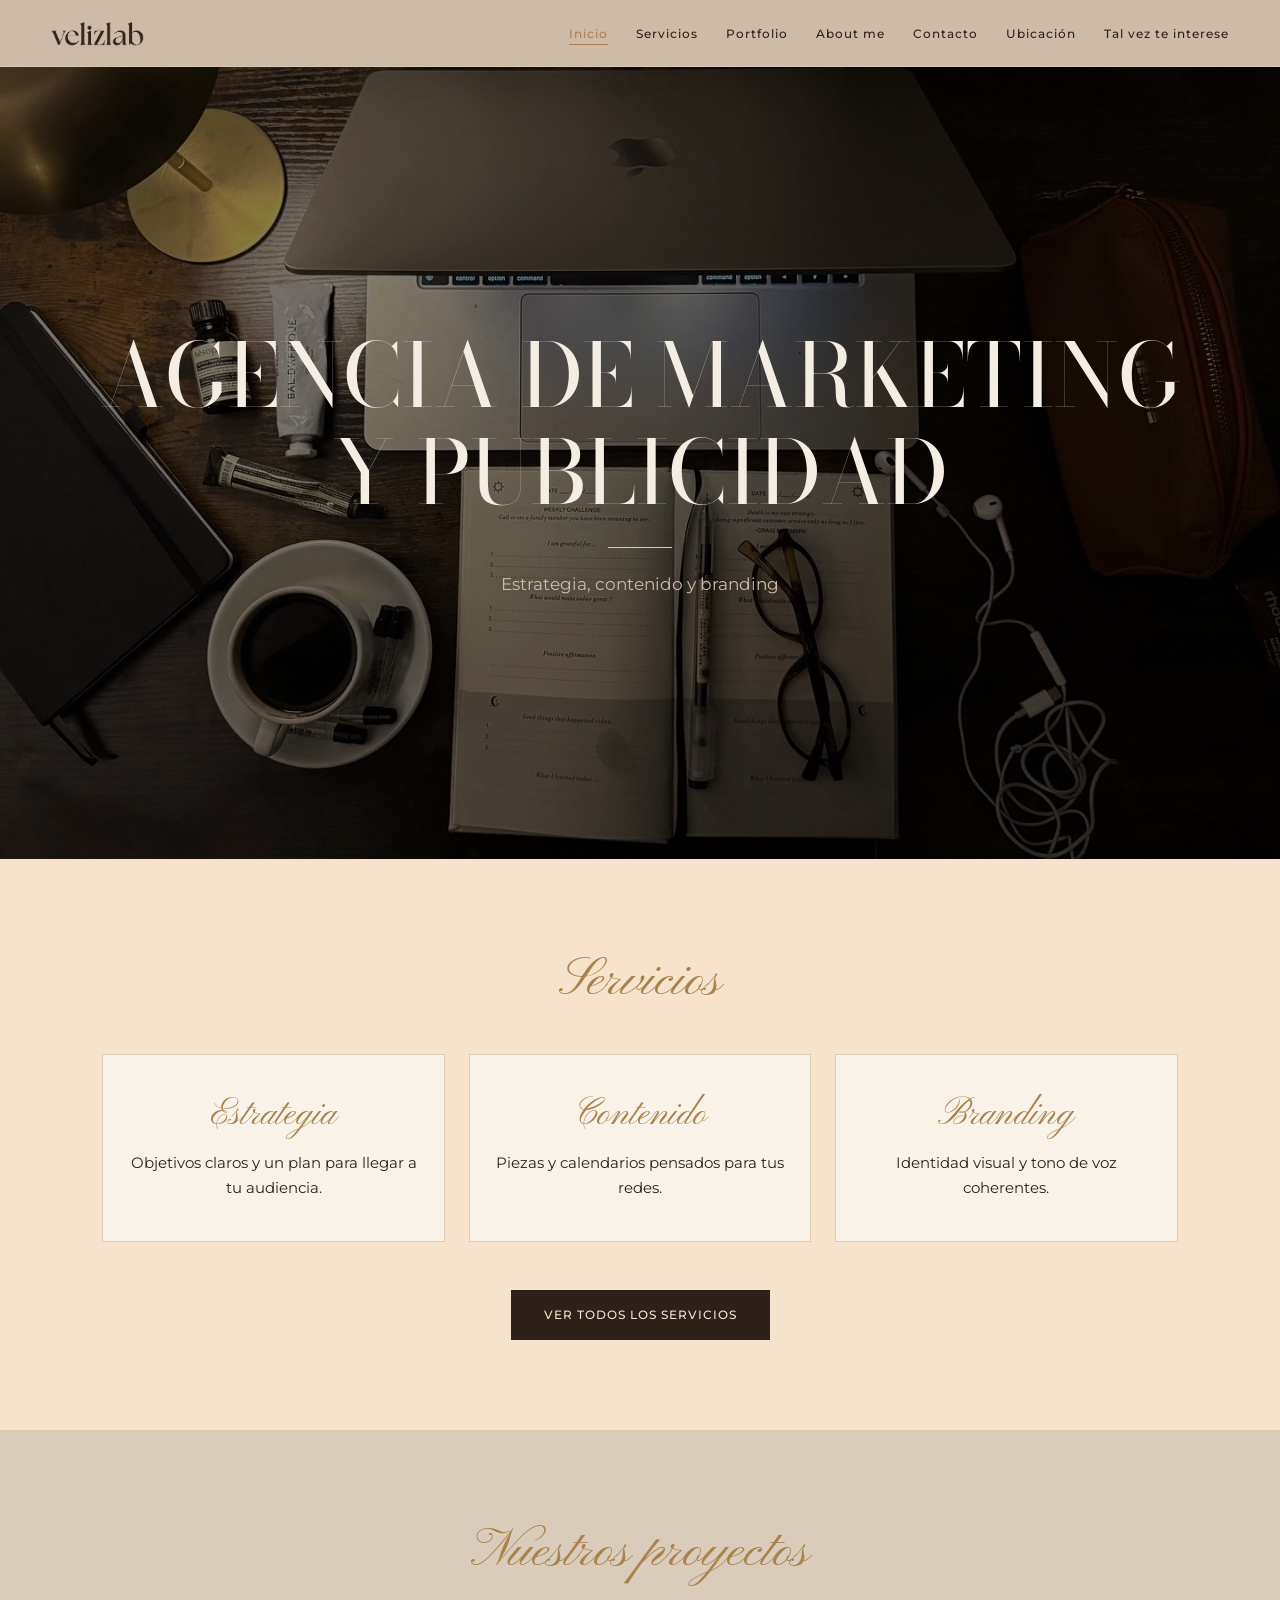
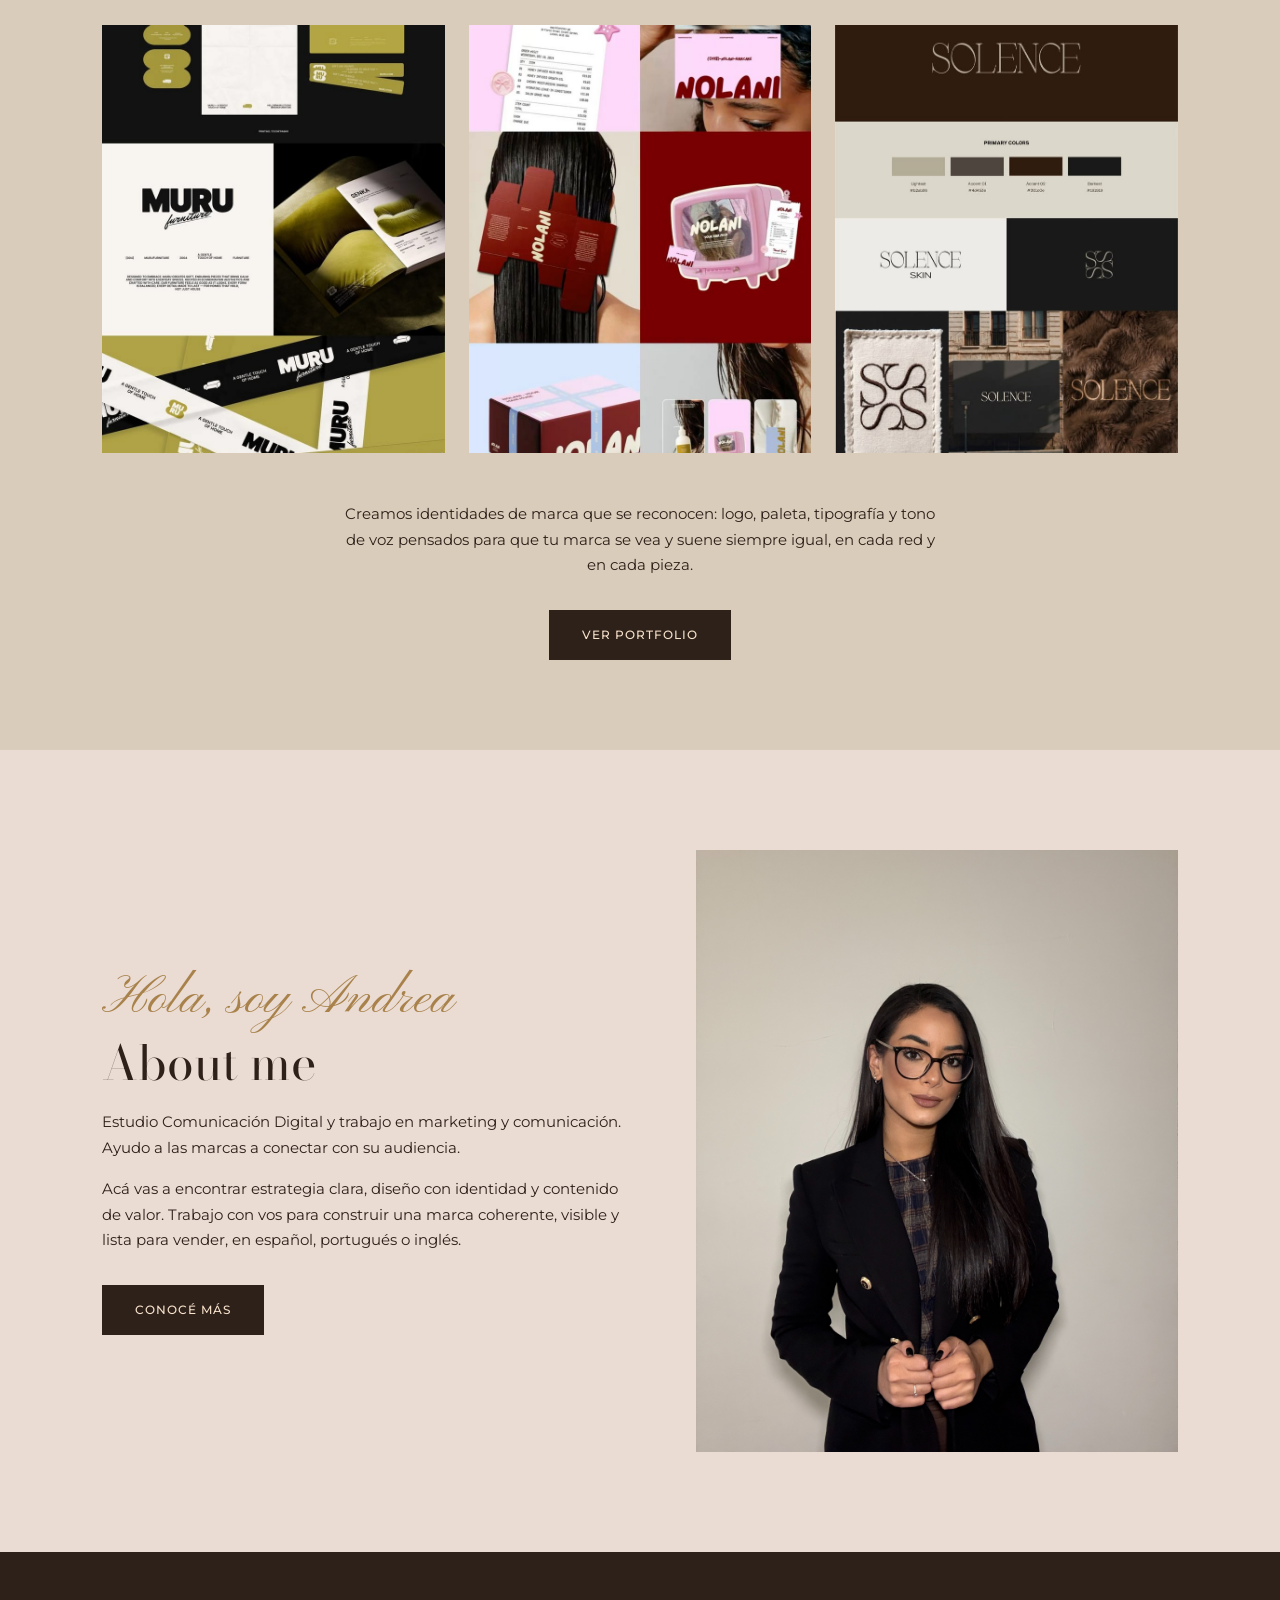
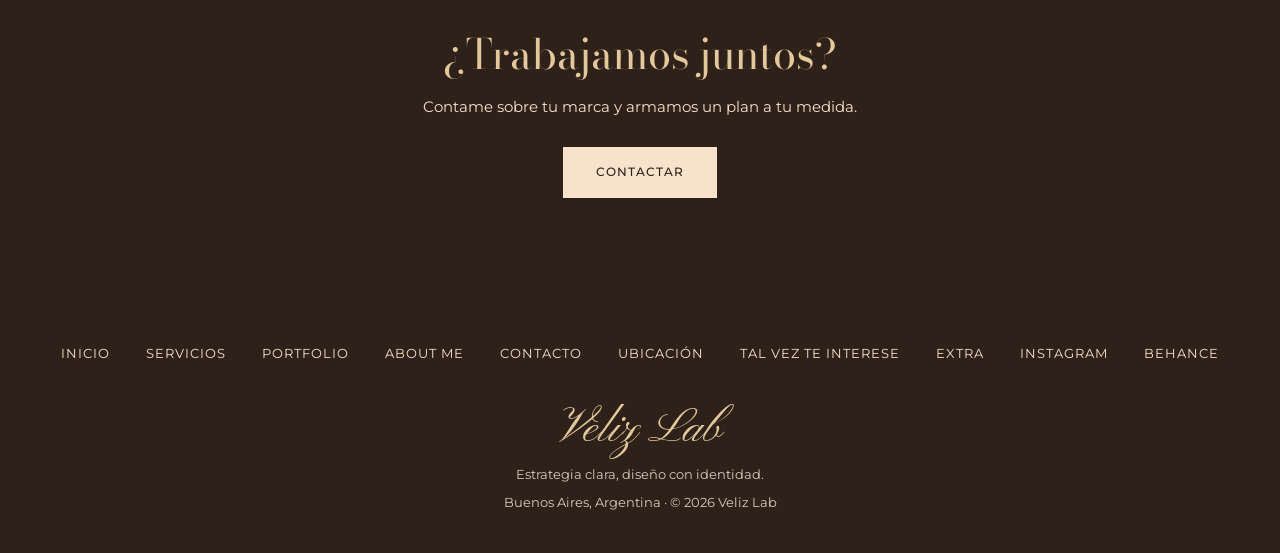
<file: index.html>
<!DOCTYPE html>
<html lang="es">
<head>
    <meta charset="UTF-8">
    <meta name="viewport" content="width=device-width, initial-scale=1.0">
    <title>Agencia de marketing y publicidad | Veliz Lab</title>
    <link href="https://fonts.googleapis.com/css2?family=Bodoni+Moda:wght@400&family=Montserrat:wght@400;500;600&family=Pinyon+Script&display=swap" rel="stylesheet">
    <link rel="stylesheet" href="./css/stylesheet.css">
    <link rel="icon" type="image/png" href="./img/favicon.png">
</head>
<body>

    <header>
        <a class="logo" href="index.html"><img src="./img/logo.png" alt="Veliz Lab"></a>
        <nav>
            <ul>
                <li><a href="index.html" aria-current="page">Inicio</a></li>
                <li><a href="servicios.html">Servicios</a></li>
                <li><a href="portfolio.html">Portfolio</a></li>
                <li><a href="about.html">About me</a></li>
                <li><a href="contacto.html">Contacto</a></li>
                <li><a href="ubicacion.html">Ubicación</a></li>
                <li><a href="interese.html">Tal vez te interese</a></li>
            </ul>
        </nav>
    </header>

    <main>
        <div class="portada" id="inicio">
            <img src="./img/portada.jpg" alt="Portada Veliz Lab">
            <div>
                <h1>Agencia de marketing<br>y publicidad</h1>
                <p>Estrategia, contenido y branding</p>
            </div>
        </div>

        <section class="servicios">
            <h2 class="script">Servicios</h2>
            <div class="grilla">
                <article><h3>Estrategia</h3><p>Objetivos claros y un plan para llegar a tu audiencia.</p></article>
                <article><h3>Contenido</h3><p>Piezas y calendarios pensados para tus redes.</p></article>
                <article><h3>Branding</h3><p>Identidad visual y tono de voz coherentes.</p></article>
            </div>
            <a class="btn" href="servicios.html">Ver todos los servicios</a>
        </section>

        <section class="portfolio">
            <h2 class="script">Nuestros proyectos</h2>
            <div class="grilla">
                <article><img src="./img/proyecto 1.jpeg" alt="Proyecto 1"></article>
                <article><img src="./img/proyecto 2.jpeg" alt="Proyecto 2"></article>
                <article><img src="./img/proyecto 3.jpeg" alt="Proyecto 3"></article>
            </div>
            <p>Creamos identidades de marca que se reconocen: logo, paleta, tipografía y tono de voz pensados para que tu marca se vea y suene siempre igual, en cada red y en cada pieza.</p>
            <a class="btn" href="portfolio.html">Ver portfolio</a>
        </section>

        <section class="about">
            <div>
                <span class="script">Hola, soy Andrea</span>
                <h2>About me</h2>
                <p>Estudio Comunicación Digital y trabajo en marketing y comunicación. Ayudo a las marcas a conectar con su audiencia.</p>
                <p>Acá vas a encontrar estrategia clara, diseño con identidad y contenido de valor. Trabajo con vos para construir una marca coherente, visible y lista para vender, en español, portugués o inglés.</p>
                <a class="btn" href="about.html">Conocé más</a>
            </div>
            <img src="./img/about.jpg" alt="Andrea Veliz">
        </section>
        <section class="cta">
            <h2>¿Trabajamos juntos?</h2>
            <p>Contame sobre tu marca y armamos un plan a tu medida.</p>
            <a class="btn" href="contacto.html">Contactar</a>
        </section>

    </main>

    <footer>
        <ul>
            <li><a href="index.html">Inicio</a></li>
            <li><a href="servicios.html">Servicios</a></li>
            <li><a href="portfolio.html">Portfolio</a></li>
            <li><a href="about.html">About me</a></li>
            <li><a href="contacto.html">Contacto</a></li>
            <li><a href="ubicacion.html">Ubicación</a></li>
            <li><a href="interese.html">Tal vez te interese</a></li>
            <li><a href="extra.html">Extra</a></li>
            <li><a href="https://www.instagram.com/" target="_blank" rel="noopener">Instagram</a></li>
            <li><a href="https://www.behance.net/" target="_blank" rel="noopener">Behance</a></li>
        </ul>
        <div class="footer-marca">
            <span class="footer-logo">Veliz Lab</span>
            <p>Estrategia clara, diseño con identidad.</p>
            <p>Buenos Aires, Argentina · © 2026 Veliz Lab</p>
        </div>
    </footer>

</body>
</html>
</file>
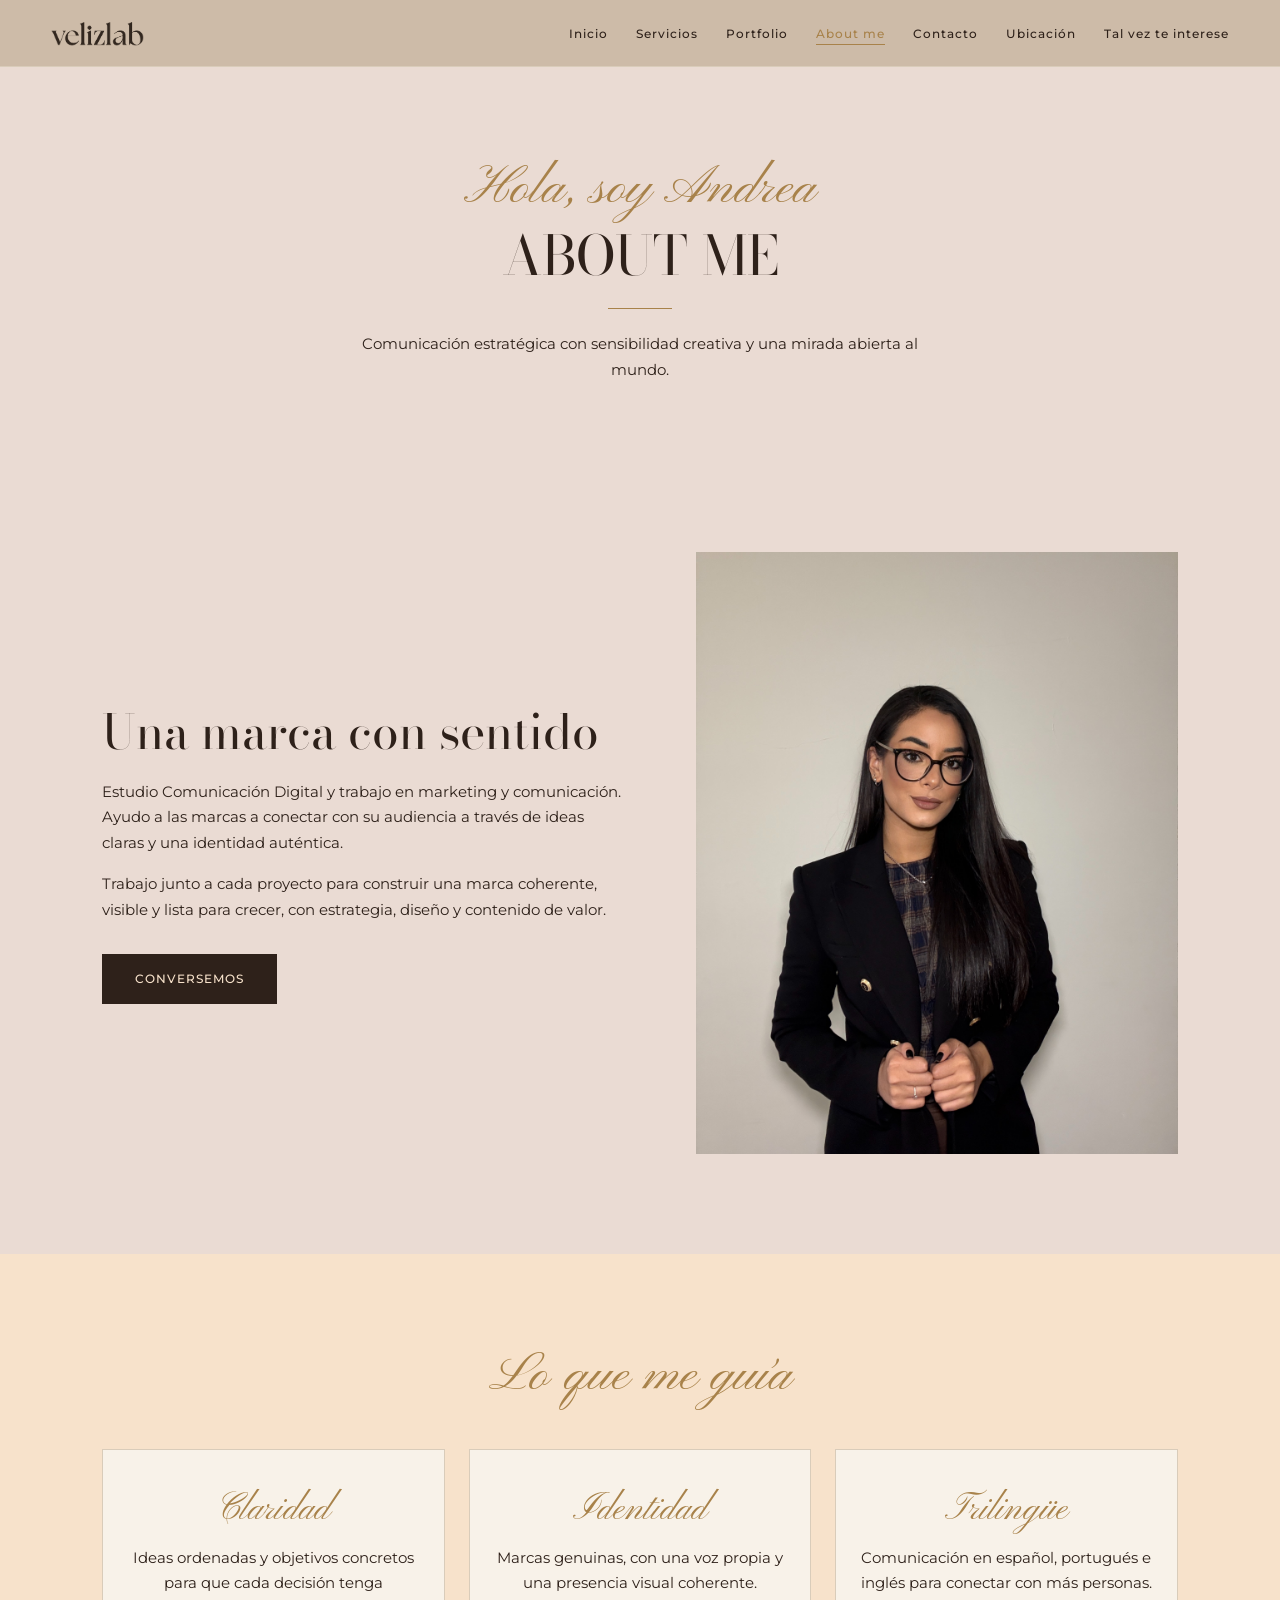
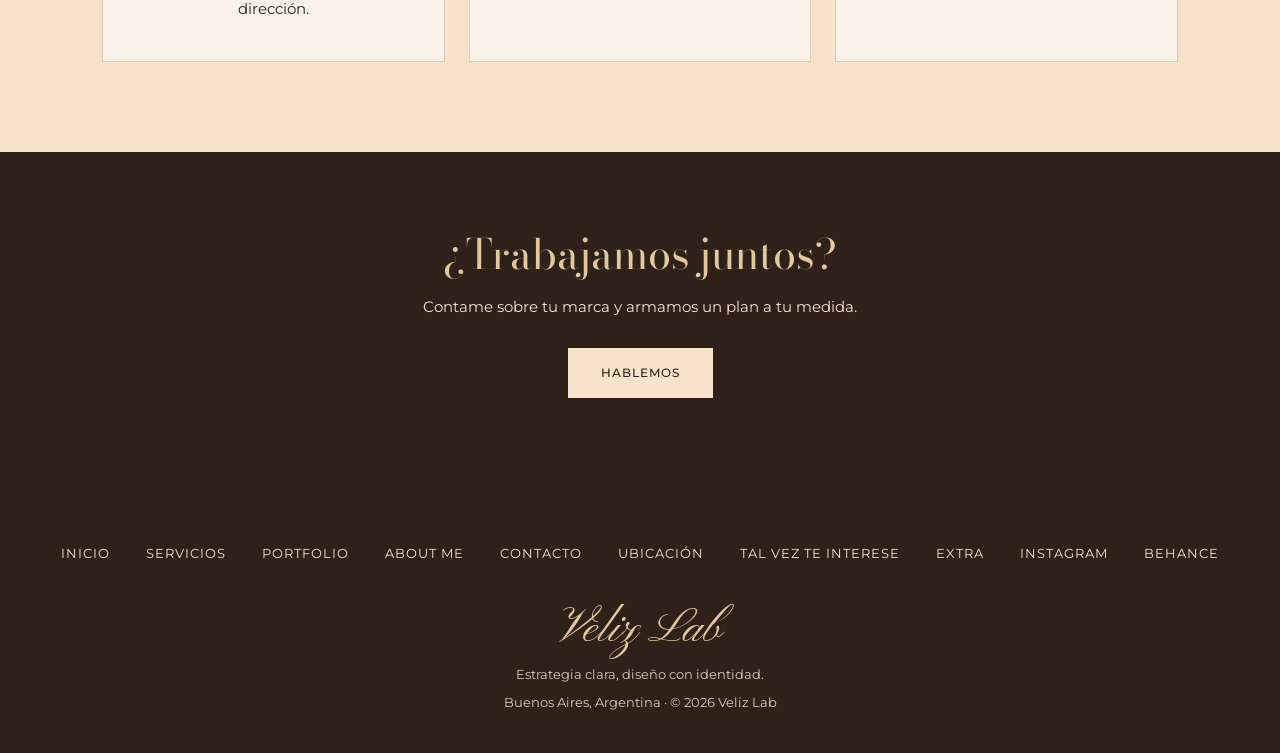
<file: about.html>
<!DOCTYPE html>
<html lang="es">
<head>
    <meta charset="UTF-8">
    <meta name="viewport" content="width=device-width, initial-scale=1.0">
    <title>About me | Veliz Lab</title>
    <link href="https://fonts.googleapis.com/css2?family=Bodoni+Moda:wght@400&family=Montserrat:wght@400;500;600&family=Pinyon+Script&display=swap" rel="stylesheet">
    <link rel="stylesheet" href="./css/stylesheet.css">
    <link rel="icon" type="image/png" href="./img/favicon.png">
</head>
<body>
    <header>
        <a class="logo" href="index.html"><img src="./img/logo.png" alt="Veliz Lab"></a>
        <nav aria-label="Navegación principal">
            <ul>
                <li><a href="index.html">Inicio</a></li>
                <li><a href="servicios.html">Servicios</a></li>
                <li><a href="portfolio.html">Portfolio</a></li>
                <li><a href="about.html" aria-current="page">About me</a></li>
                <li><a href="contacto.html">Contacto</a></li>
                <li><a href="ubicacion.html">Ubicación</a></li>
                <li><a href="interese.html">Tal vez te interese</a></li>
            </ul>
        </nav>
    </header>
    <main>
        <section class="page-hero">
            <span class="script">Hola, soy Andrea</span>
            <h1>About me</h1>
            <p>Comunicación estratégica con sensibilidad creativa y una mirada abierta al mundo.</p>
        </section>
        <section class="about">
            <div><h2>Una marca con sentido</h2><p>Estudio Comunicación Digital y trabajo en marketing y comunicación. Ayudo a las marcas a conectar con su audiencia a través de ideas claras y una identidad auténtica.</p><p>Trabajo junto a cada proyecto para construir una marca coherente, visible y lista para crecer, con estrategia, diseño y contenido de valor.</p><a class="btn" href="contacto.html">Conversemos</a></div>
            <img src="./img/about.jpg" alt="Andrea Veliz">
        </section>
        <section class="servicios">
            <h2 class="script">Lo que me guía</h2>
            <div class="grilla">
                <article><h3>Claridad</h3><p>Ideas ordenadas y objetivos concretos para que cada decisión tenga dirección.</p></article>
                <article><h3>Identidad</h3><p>Marcas genuinas, con una voz propia y una presencia visual coherente.</p></article>
                <article><h3>Trilingüe</h3><p>Comunicación en español, portugués e inglés para conectar con más personas.</p></article>
            </div>
        </section>
        <section class="cta"><h2>¿Trabajamos juntos?</h2><p>Contame sobre tu marca y armamos un plan a tu medida.</p><a class="btn" href="contacto.html">Hablemos</a></section>
    </main>
    <footer>
        <ul>
            <li><a href="index.html">Inicio</a></li>
            <li><a href="servicios.html">Servicios</a></li>
            <li><a href="portfolio.html">Portfolio</a></li>
            <li><a href="about.html">About me</a></li>
            <li><a href="contacto.html">Contacto</a></li>
            <li><a href="ubicacion.html">Ubicación</a></li>
            <li><a href="interese.html">Tal vez te interese</a></li>
            <li><a href="extra.html">Extra</a></li>
            <li><a href="https://www.instagram.com/" target="_blank" rel="noopener">Instagram</a></li>
            <li><a href="https://www.behance.net/" target="_blank" rel="noopener">Behance</a></li>
        </ul>
        <div class="footer-marca">
            <span class="footer-logo">Veliz Lab</span>
            <p>Estrategia clara, diseño con identidad.</p>
            <p>Buenos Aires, Argentina · © 2026 Veliz Lab</p>
        </div>
    </footer>
</body>
</html>
</file>
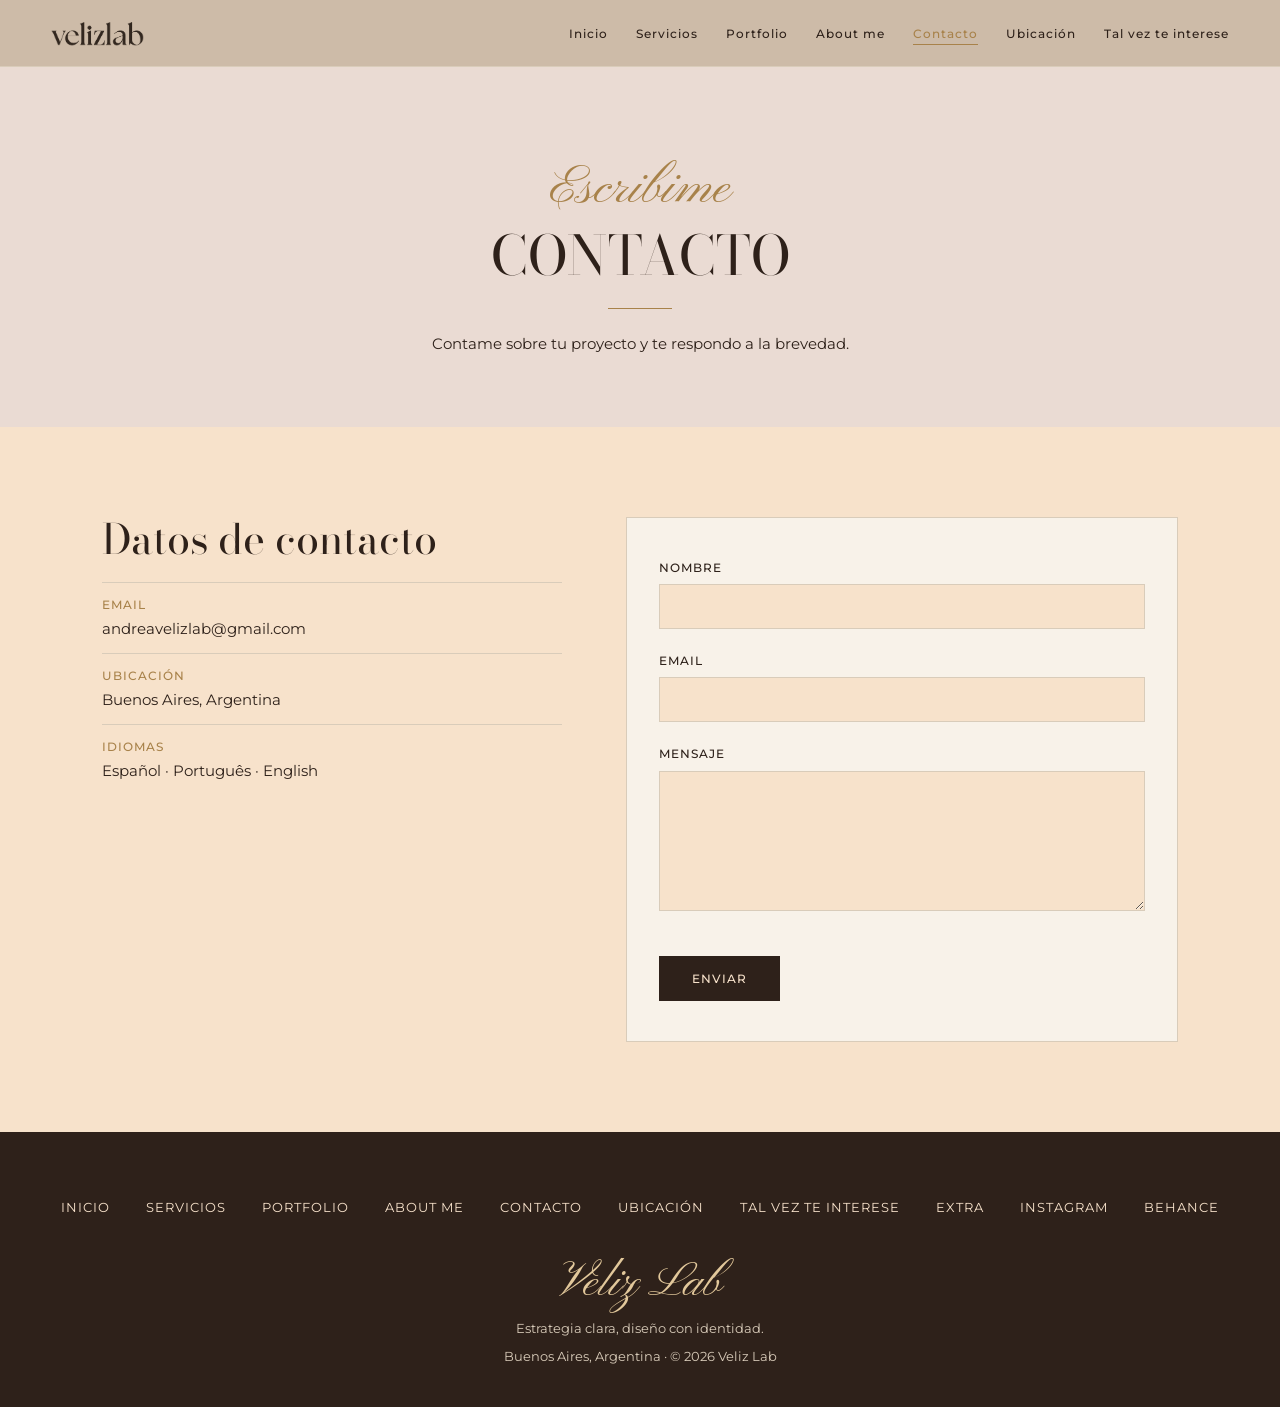
<file: contacto.html>
<!DOCTYPE html>
<html lang="es">
<head>
    <meta charset="UTF-8">
    <meta name="viewport" content="width=device-width, initial-scale=1.0">
    <title>Contacto | Veliz Lab</title>
    <link href="https://fonts.googleapis.com/css2?family=Bodoni+Moda:wght@400&family=Montserrat:wght@400;500;600&family=Pinyon+Script&display=swap" rel="stylesheet">
    <link rel="stylesheet" href="./css/stylesheet.css">
    <link rel="icon" type="image/png" href="./img/favicon.png">
</head>
<body>
    <header>
        <a class="logo" href="index.html"><img src="./img/logo.png" alt="Veliz Lab"></a>
        <nav aria-label="Navegación principal">
            <ul>
                <li><a href="index.html">Inicio</a></li>
                <li><a href="servicios.html">Servicios</a></li>
                <li><a href="portfolio.html">Portfolio</a></li>
                <li><a href="about.html">About me</a></li>
                <li><a href="contacto.html" aria-current="page">Contacto</a></li>
                <li><a href="ubicacion.html">Ubicación</a></li>
                <li><a href="interese.html">Tal vez te interese</a></li>
            </ul>
        </nav>
    </header>
    <main>
        <section class="page-hero">
            <span class="script">Escribime</span>
            <h1>Contacto</h1>
            <p>Contame sobre tu proyecto y te respondo a la brevedad.</p>
        </section>
        <section class="contacto">
            <div><h2>Datos de contacto</h2><ul class="datos"><li><strong>Email</strong><a href="mailto:andreavelizlab@gmail.com">andreavelizlab@gmail.com</a></li><li><strong>Ubicación</strong>Buenos Aires, Argentina</li><li><strong>Idiomas</strong>Español · Português · English</li></ul></div>
            <form action="mailto:andreavelizlab@gmail.com" method="post" enctype="text/plain"><label for="nombre">Nombre</label><input type="text" id="nombre" name="nombre" autocomplete="name" required><label for="email">Email</label><input type="email" id="email" name="email" autocomplete="email" required><label for="mensaje">Mensaje</label><textarea id="mensaje" name="mensaje" required></textarea><button class="btn" type="submit">Enviar</button></form>
        </section>
    </main>
    <footer>
        <ul>
            <li><a href="index.html">Inicio</a></li>
            <li><a href="servicios.html">Servicios</a></li>
            <li><a href="portfolio.html">Portfolio</a></li>
            <li><a href="about.html">About me</a></li>
            <li><a href="contacto.html">Contacto</a></li>
            <li><a href="ubicacion.html">Ubicación</a></li>
            <li><a href="interese.html">Tal vez te interese</a></li>
            <li><a href="extra.html">Extra</a></li>
            <li><a href="https://www.instagram.com/" target="_blank" rel="noopener">Instagram</a></li>
            <li><a href="https://www.behance.net/" target="_blank" rel="noopener">Behance</a></li>
        </ul>
        <div class="footer-marca">
            <span class="footer-logo">Veliz Lab</span>
            <p>Estrategia clara, diseño con identidad.</p>
            <p>Buenos Aires, Argentina · © 2026 Veliz Lab</p>
        </div>
    </footer>
</body>
</html>
</file>
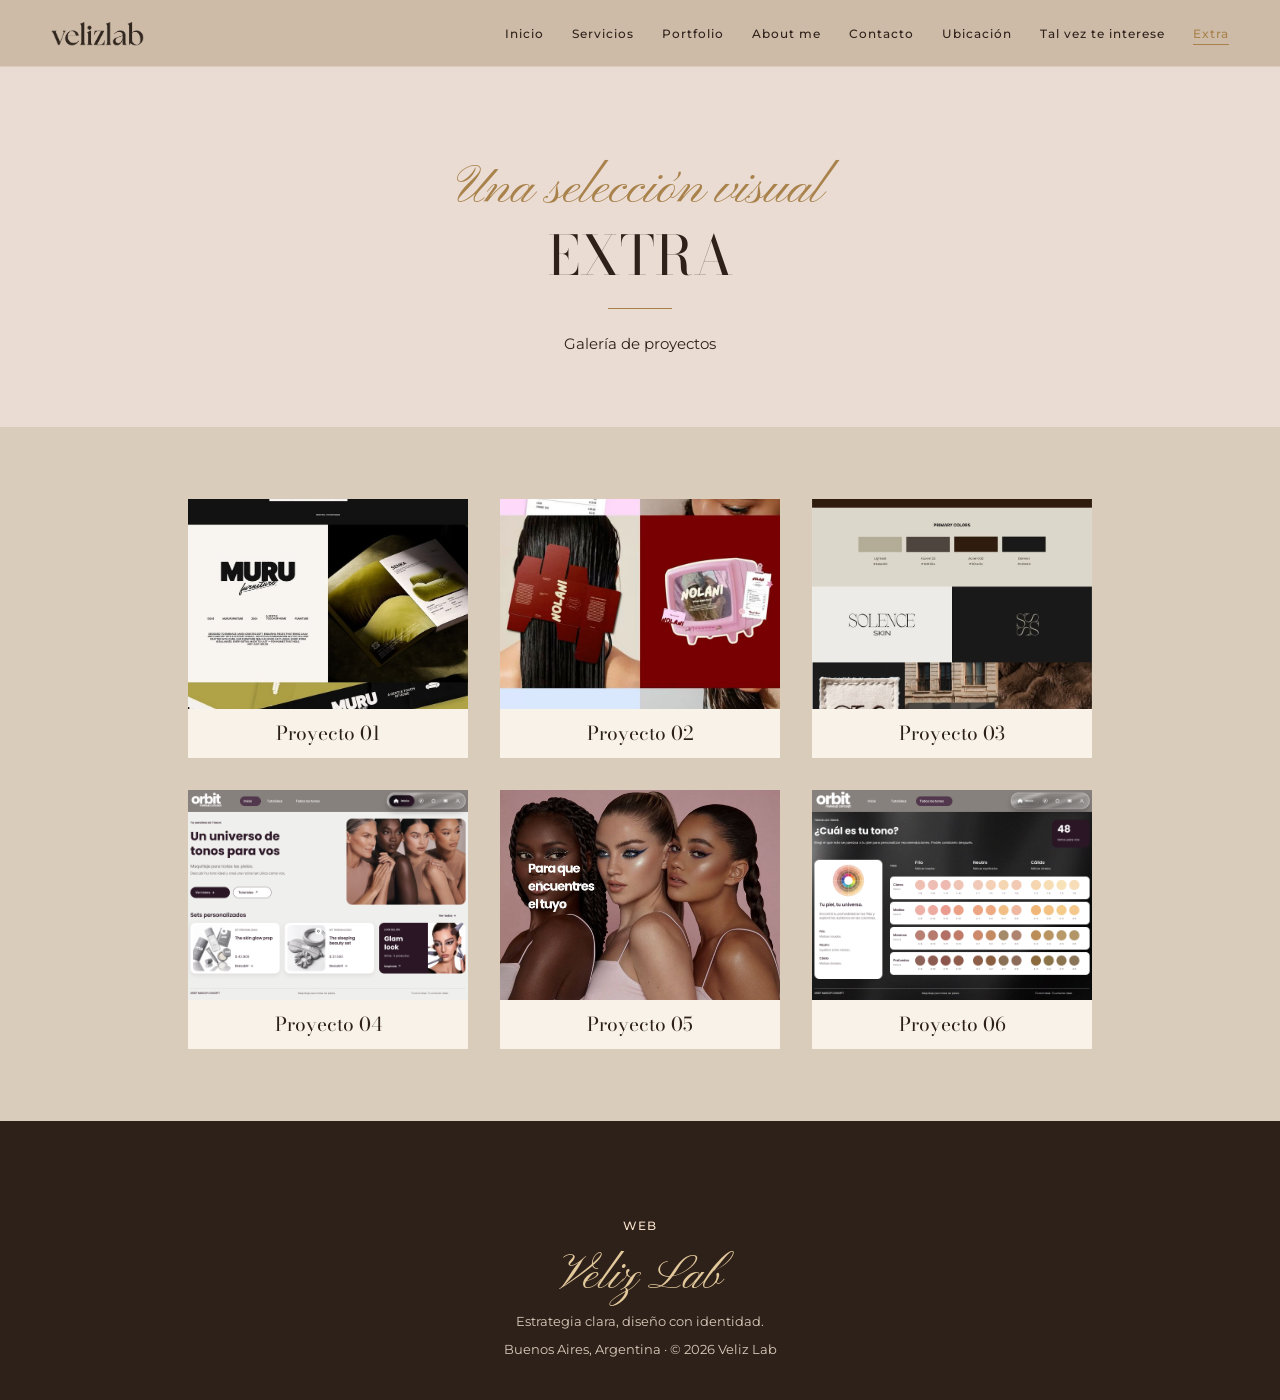
<file: extra.html>
<!DOCTYPE html>
<html lang="es">
<head>
    <meta charset="UTF-8">
    <meta name="viewport" content="width=device-width, initial-scale=1.0">
    <title>Extra | Veliz Lab</title>
    <link href="https://fonts.googleapis.com/css2?family=Bodoni+Moda:wght@400&family=Montserrat:wght@400;500;600&family=Pinyon+Script&display=swap" rel="stylesheet">
    <link rel="stylesheet" href="./css/stylesheet.css">
    <link rel="icon" type="image/png" href="./img/favicon.png">
</head>
<body>
    <header>
        <a class="logo" href="index.html"><img src="./img/logo.png" alt="Veliz Lab"></a>
        <nav aria-label="Navegación principal">
            <ul>
                <li><a href="index.html">Inicio</a></li>
                <li><a href="servicios.html">Servicios</a></li>
                <li><a href="portfolio.html">Portfolio</a></li>
                <li><a href="about.html">About me</a></li>
                <li><a href="contacto.html">Contacto</a></li>
                <li><a href="ubicacion.html">Ubicación</a></li>
                <li><a href="interese.html">Tal vez te interese</a></li>
                <li><a href="extra.html" aria-current="page">Extra</a></li>
            </ul>
        </nav>
    </header>
    <main>
        <section class="page-hero">
            <span class="script">Una selección visual</span>
            <h1>Extra</h1>
            <p>Galería de proyectos</p>
        </section>
        <section class="galeria-extra" aria-label="Galería de proyectos">
            <div class="galeria-extra-grilla">
                <div class="galeria-extra-item">
                    <img src="./img/proyecto 1.jpeg" alt="Proyecto 01">
                    <h2>Proyecto 01</h2>
                </div>
                <div class="galeria-extra-item">
                    <img src="./img/proyecto 2.jpeg" alt="Proyecto 02">
                    <h2>Proyecto 02</h2>
                </div>
                <div class="galeria-extra-item">
                    <img src="./img/proyecto 3.jpeg" alt="Proyecto 03">
                    <h2>Proyecto 03</h2>
                </div>

                <div class="galeria-extra-item">
                    <img src="./img/proyecto 04.jpeg" alt="Proyecto 04">
                    <h2>Proyecto 04</h2>
                </div>
                <div class="galeria-extra-item">
                <img src="img/proyecto 05.jpeg" alt="Proyecto 05">

                    <h2>Proyecto 05</h2>
                </div>
                <div class="galeria-extra-item">
                    <img src="./img/proyecto 06.jpeg" alt="Proyecto 06">
                    <h2>Proyecto 06</h2>
                </div>
            </div>
        </section>
    </main>
    <footer>
        <a class="btn" href="index.html">Web</a>
        <div class="footer-marca">
            <span class="footer-logo">Veliz Lab</span>
            <p>Estrategia clara, diseño con identidad.</p>
            <p>Buenos Aires, Argentina · © 2026 Veliz Lab</p>
        </div>
    </footer>
</body>
</html>
</file>
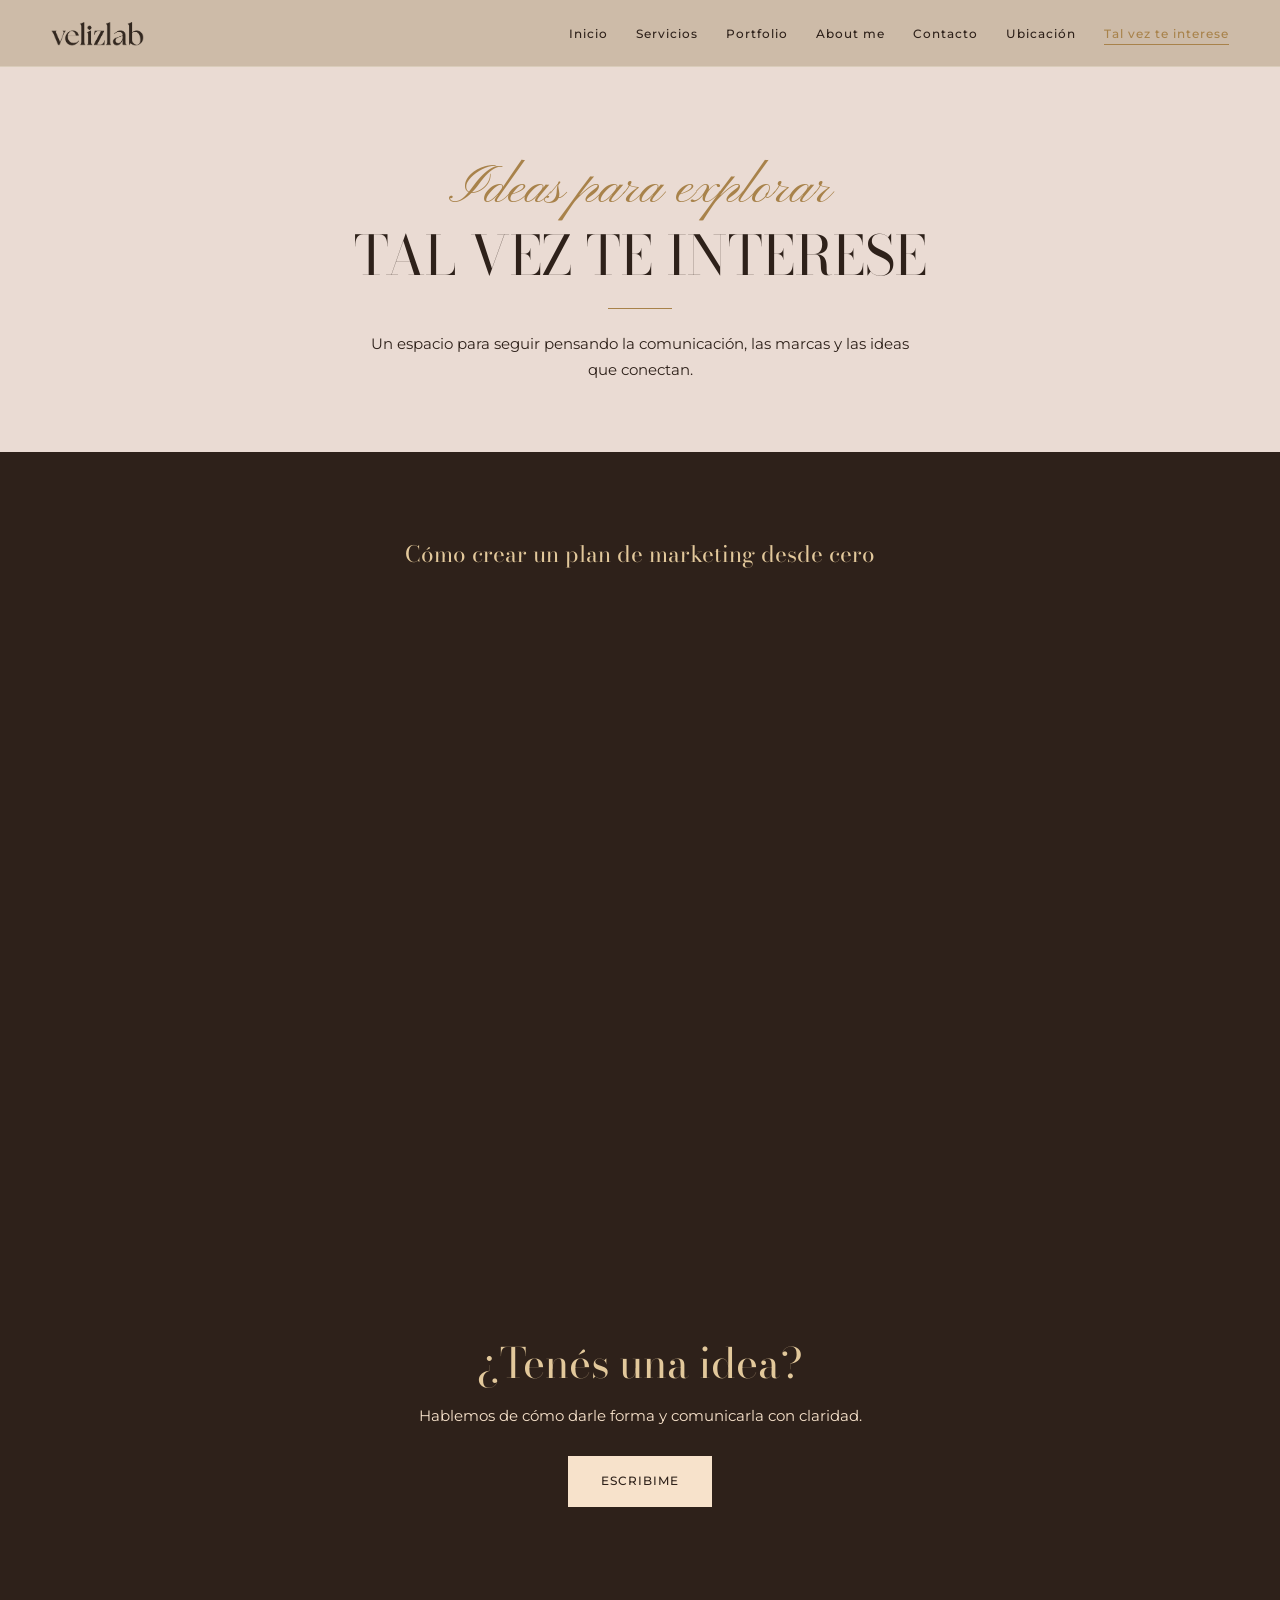
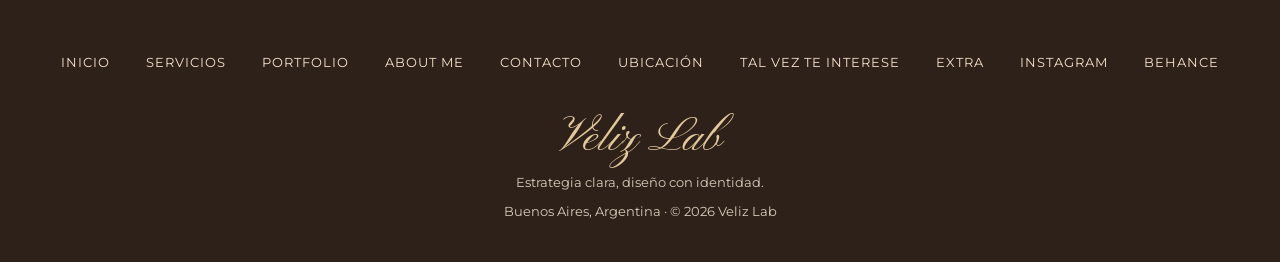
<file: interese.html>
<!DOCTYPE html>
<html lang="es">
<head>
    <meta charset="UTF-8">
    <meta name="viewport" content="width=device-width, initial-scale=1.0">
    <title>Tal vez te interese | Veliz Lab</title>
    <link href="https://fonts.googleapis.com/css2?family=Bodoni+Moda:wght@400&family=Montserrat:wght@400;500;600&family=Pinyon+Script&display=swap" rel="stylesheet">
    <link rel="stylesheet" href="./css/stylesheet.css">
    <link rel="icon" type="image/png" href="./img/favicon.png">
</head>
<body>
    <header>
        <a class="logo" href="index.html"><img src="./img/logo.png" alt="Veliz Lab"></a>
        <nav aria-label="Navegación principal">
            <ul>
                <li><a href="index.html">Inicio</a></li>
                <li><a href="servicios.html">Servicios</a></li>
                <li><a href="portfolio.html">Portfolio</a></li>
                <li><a href="about.html">About me</a></li>
                <li><a href="contacto.html">Contacto</a></li>
                <li><a href="ubicacion.html">Ubicación</a></li>
                <li><a href="interese.html" aria-current="page">Tal vez te interese</a></li>
            </ul>
        </nav>
    </header>
    <main>
        <section class="page-hero">
            <span class="script">Ideas para explorar</span>
            <h1>Tal vez te interese</h1>
            <p>Un espacio para seguir pensando la comunicación, las marcas y las ideas que conectan.</p>
        </section>
        <section class="video">
            <div>
                <h2>Cómo crear un plan de marketing desde cero</h2>
                <iframe width="996" height="560" src="https://www.youtube.com/embed/KT-if_pXE30" title="Cómo crear un plan de marketing desde cero (paso a paso real)" frameborder="0" allow="accelerometer; autoplay; clipboard-write; encrypted-media; gyroscope; picture-in-picture; web-share" referrerpolicy="strict-origin-when-cross-origin" allowfullscreen></iframe>
            </div>
        </section>
        <section class="cta"><h2>¿Tenés una idea?</h2><p>Hablemos de cómo darle forma y comunicarla con claridad.</p><a class="btn" href="contacto.html">Escribime</a></section>
    </main>
    <footer>
        <ul>
            <li><a href="index.html">Inicio</a></li>
            <li><a href="servicios.html">Servicios</a></li>
            <li><a href="portfolio.html">Portfolio</a></li>
            <li><a href="about.html">About me</a></li>
            <li><a href="contacto.html">Contacto</a></li>
            <li><a href="ubicacion.html">Ubicación</a></li>
            <li><a href="interese.html">Tal vez te interese</a></li>
            <li><a href="extra.html">Extra</a></li>
            <li><a href="https://www.instagram.com/" target="_blank" rel="noopener">Instagram</a></li>
            <li><a href="https://www.behance.net/" target="_blank" rel="noopener">Behance</a></li>
        </ul>
        <div class="footer-marca">
            <span class="footer-logo">Veliz Lab</span>
            <p>Estrategia clara, diseño con identidad.</p>
            <p>Buenos Aires, Argentina · © 2026 Veliz Lab</p>
        </div>
    </footer>
</body>
</html>
</file>
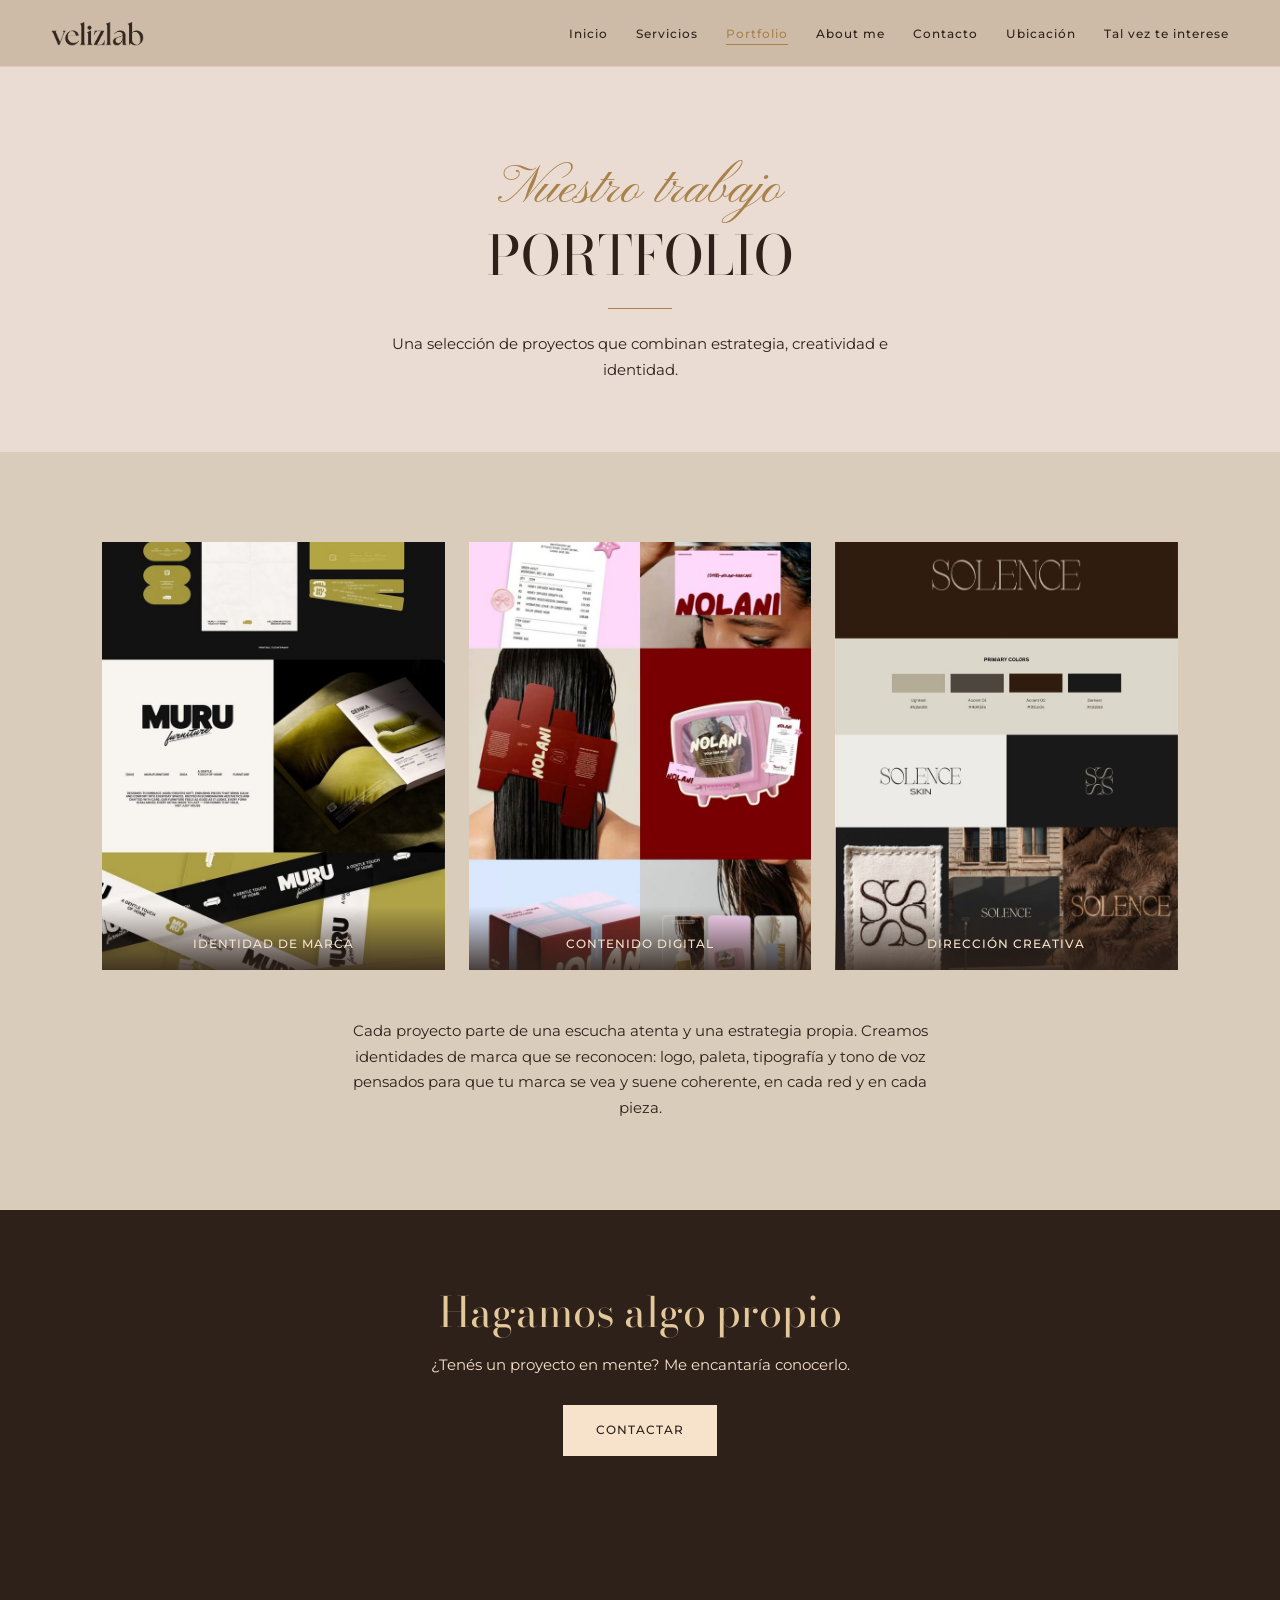
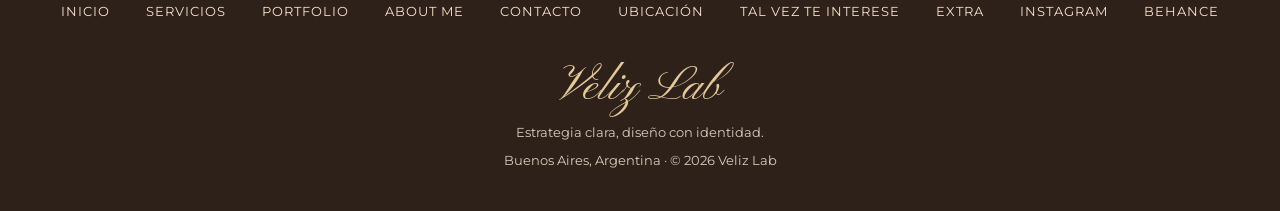
<file: portfolio.html>
<!DOCTYPE html>
<html lang="es">
<head>
    <meta charset="UTF-8">
    <meta name="viewport" content="width=device-width, initial-scale=1.0">
    <title>Portfolio | Veliz Lab</title>
    <link href="https://fonts.googleapis.com/css2?family=Bodoni+Moda:wght@400&family=Montserrat:wght@400;500;600&family=Pinyon+Script&display=swap" rel="stylesheet">
    <link rel="stylesheet" href="./css/stylesheet.css">
    <link rel="icon" type="image/png" href="./img/favicon.png">
</head>
<body>
    <header>
        <a class="logo" href="index.html"><img src="./img/logo.png" alt="Veliz Lab"></a>
        <nav aria-label="Navegación principal">
            <ul>
                <li><a href="index.html">Inicio</a></li>
                <li><a href="servicios.html">Servicios</a></li>
                <li><a href="portfolio.html" aria-current="page">Portfolio</a></li>
                <li><a href="about.html">About me</a></li>
                <li><a href="contacto.html">Contacto</a></li>
                <li><a href="ubicacion.html">Ubicación</a></li>
                <li><a href="interese.html">Tal vez te interese</a></li>
            </ul>
        </nav>
    </header>
    <main>
        <section class="page-hero">
            <span class="script">Nuestro trabajo</span>
            <h1>Portfolio</h1>
            <p>Una selección de proyectos que combinan estrategia, creatividad e identidad.</p>
        </section>
        <section class="portfolio">
            <div class="grilla">
                <article><img src="./img/proyecto 1.jpeg" alt="Identidad visual del proyecto 1"><span class="etiqueta">Identidad de marca</span></article>
                <article><img src="./img/proyecto 2.jpeg" alt="Piezas de comunicación del proyecto 2"><span class="etiqueta">Contenido digital</span></article>
                <article><img src="./img/proyecto 3.jpeg" alt="Campaña creativa del proyecto 3"><span class="etiqueta">Dirección creativa</span></article>
            </div>
            <p>Cada proyecto parte de una escucha atenta y una estrategia propia. Creamos identidades de marca que se reconocen: logo, paleta, tipografía y tono de voz pensados para que tu marca se vea y suene coherente, en cada red y en cada pieza.</p>
        </section>
        <section class="cta"><h2>Hagamos algo propio</h2><p>¿Tenés un proyecto en mente? Me encantaría conocerlo.</p><a class="btn" href="contacto.html">Contactar</a></section>
    </main>
    <footer>
        <ul>
            <li><a href="index.html">Inicio</a></li>
            <li><a href="servicios.html">Servicios</a></li>
            <li><a href="portfolio.html">Portfolio</a></li>
            <li><a href="about.html">About me</a></li>
            <li><a href="contacto.html">Contacto</a></li>
            <li><a href="ubicacion.html">Ubicación</a></li>
            <li><a href="interese.html">Tal vez te interese</a></li>
            <li><a href="extra.html">Extra</a></li>
            <li><a href="https://www.instagram.com/" target="_blank" rel="noopener">Instagram</a></li>
            <li><a href="https://www.behance.net/" target="_blank" rel="noopener">Behance</a></li>
        </ul>
        <div class="footer-marca">
            <span class="footer-logo">Veliz Lab</span>
            <p>Estrategia clara, diseño con identidad.</p>
            <p>Buenos Aires, Argentina · © 2026 Veliz Lab</p>
        </div>
    </footer>
</body>
</html>
</file>
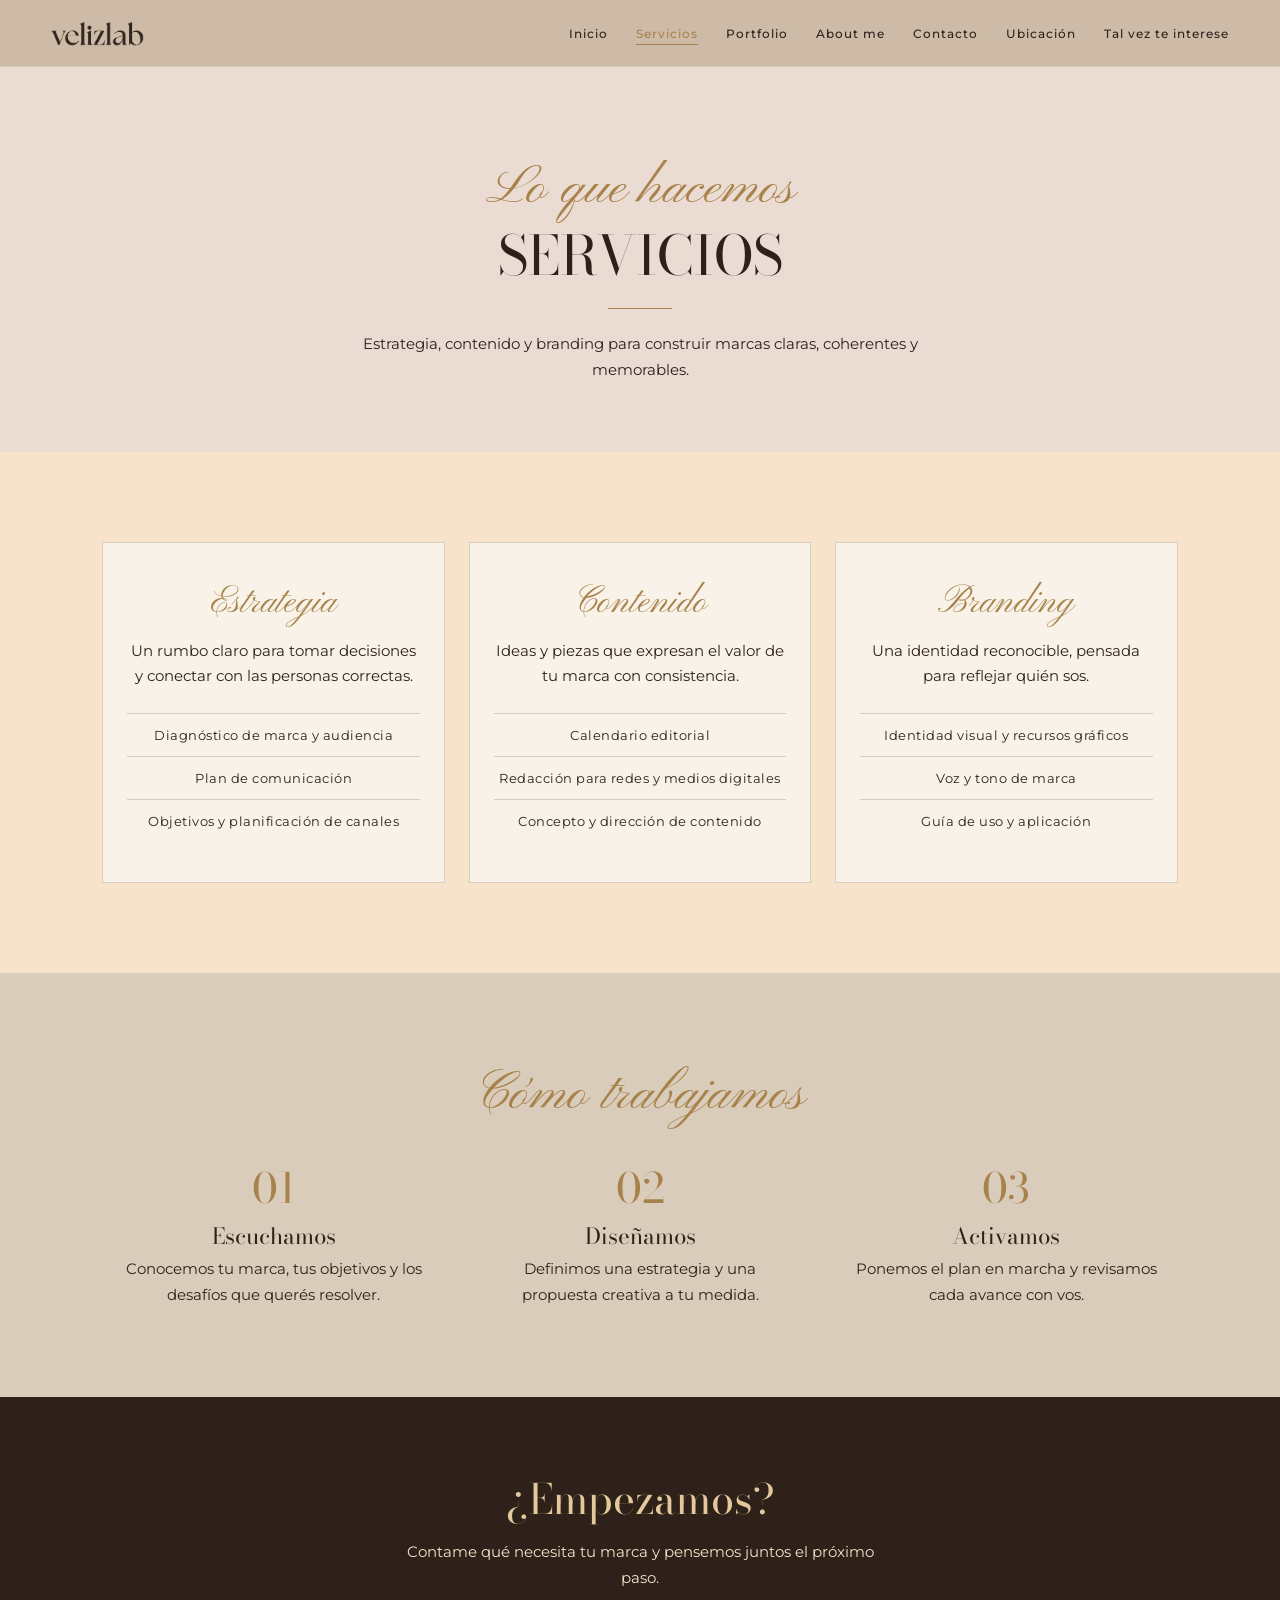
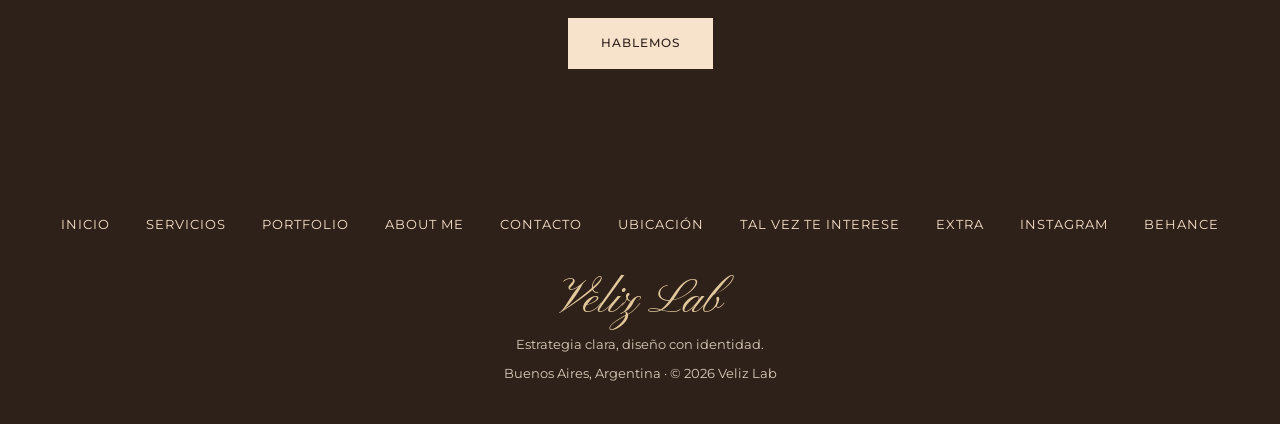
<file: servicios.html>
<!DOCTYPE html>
<html lang="es">
<head>
    <meta charset="UTF-8">
    <meta name="viewport" content="width=device-width, initial-scale=1.0">
    <title>Servicios | Veliz Lab</title>
    <link href="https://fonts.googleapis.com/css2?family=Bodoni+Moda:wght@400&family=Montserrat:wght@400;500;600&family=Pinyon+Script&display=swap" rel="stylesheet">
    <link rel="stylesheet" href="./css/stylesheet.css">
    <link rel="icon" type="image/png" href="./img/favicon.png">
</head>
<body>
    <header>
        <a class="logo" href="index.html"><img src="./img/logo.png" alt="Veliz Lab"></a>
        <nav aria-label="Navegación principal">
            <ul>
                <li><a href="index.html">Inicio</a></li>
                <li><a href="servicios.html" aria-current="page">Servicios</a></li>
                <li><a href="portfolio.html">Portfolio</a></li>
                <li><a href="about.html">About me</a></li>
                <li><a href="contacto.html">Contacto</a></li>
                <li><a href="ubicacion.html">Ubicación</a></li>
                <li><a href="interese.html">Tal vez te interese</a></li>
            </ul>
        </nav>
    </header>
    <main>
        <section class="page-hero">
            <span class="script">Lo que hacemos</span>
            <h1>Servicios</h1>
            <p>Estrategia, contenido y branding para construir marcas claras, coherentes y memorables.</p>
        </section>
        <section class="servicios">
            <div class="grilla">
                <article><h3>Estrategia</h3><p>Un rumbo claro para tomar decisiones y conectar con las personas correctas.</p><ul><li>Diagnóstico de marca y audiencia</li><li>Plan de comunicación</li><li>Objetivos y planificación de canales</li></ul></article>
                <article><h3>Contenido</h3><p>Ideas y piezas que expresan el valor de tu marca con consistencia.</p><ul><li>Calendario editorial</li><li>Redacción para redes y medios digitales</li><li>Concepto y dirección de contenido</li></ul></article>
                <article><h3>Branding</h3><p>Una identidad reconocible, pensada para reflejar quién sos.</p><ul><li>Identidad visual y recursos gráficos</li><li>Voz y tono de marca</li><li>Guía de uso y aplicación</li></ul></article>
            </div>
        </section>
        <section class="proceso">
            <h2 class="script">Cómo trabajamos</h2>
            <div class="grilla">
                <article><span class="numero">01</span><h3>Escuchamos</h3><p>Conocemos tu marca, tus objetivos y los desafíos que querés resolver.</p></article>
                <article><span class="numero">02</span><h3>Diseñamos</h3><p>Definimos una estrategia y una propuesta creativa a tu medida.</p></article>
                <article><span class="numero">03</span><h3>Activamos</h3><p>Ponemos el plan en marcha y revisamos cada avance con vos.</p></article>
            </div>
        </section>
        <section class="cta"><h2>¿Empezamos?</h2><p>Contame qué necesita tu marca y pensemos juntos el próximo paso.</p><a class="btn" href="contacto.html">Hablemos</a></section>
    </main>
    <footer>
        <ul>
            <li><a href="index.html">Inicio</a></li>
            <li><a href="servicios.html">Servicios</a></li>
            <li><a href="portfolio.html">Portfolio</a></li>
            <li><a href="about.html">About me</a></li>
            <li><a href="contacto.html">Contacto</a></li>
            <li><a href="ubicacion.html">Ubicación</a></li>
            <li><a href="interese.html">Tal vez te interese</a></li>
            <li><a href="extra.html">Extra</a></li>
            <li><a href="https://www.instagram.com/" target="_blank" rel="noopener">Instagram</a></li>
            <li><a href="https://www.behance.net/" target="_blank" rel="noopener">Behance</a></li>
        </ul>
        <div class="footer-marca">
            <span class="footer-logo">Veliz Lab</span>
            <p>Estrategia clara, diseño con identidad.</p>
            <p>Buenos Aires, Argentina · © 2026 Veliz Lab</p>
        </div>
    </footer>
</body>
</html>
</file>
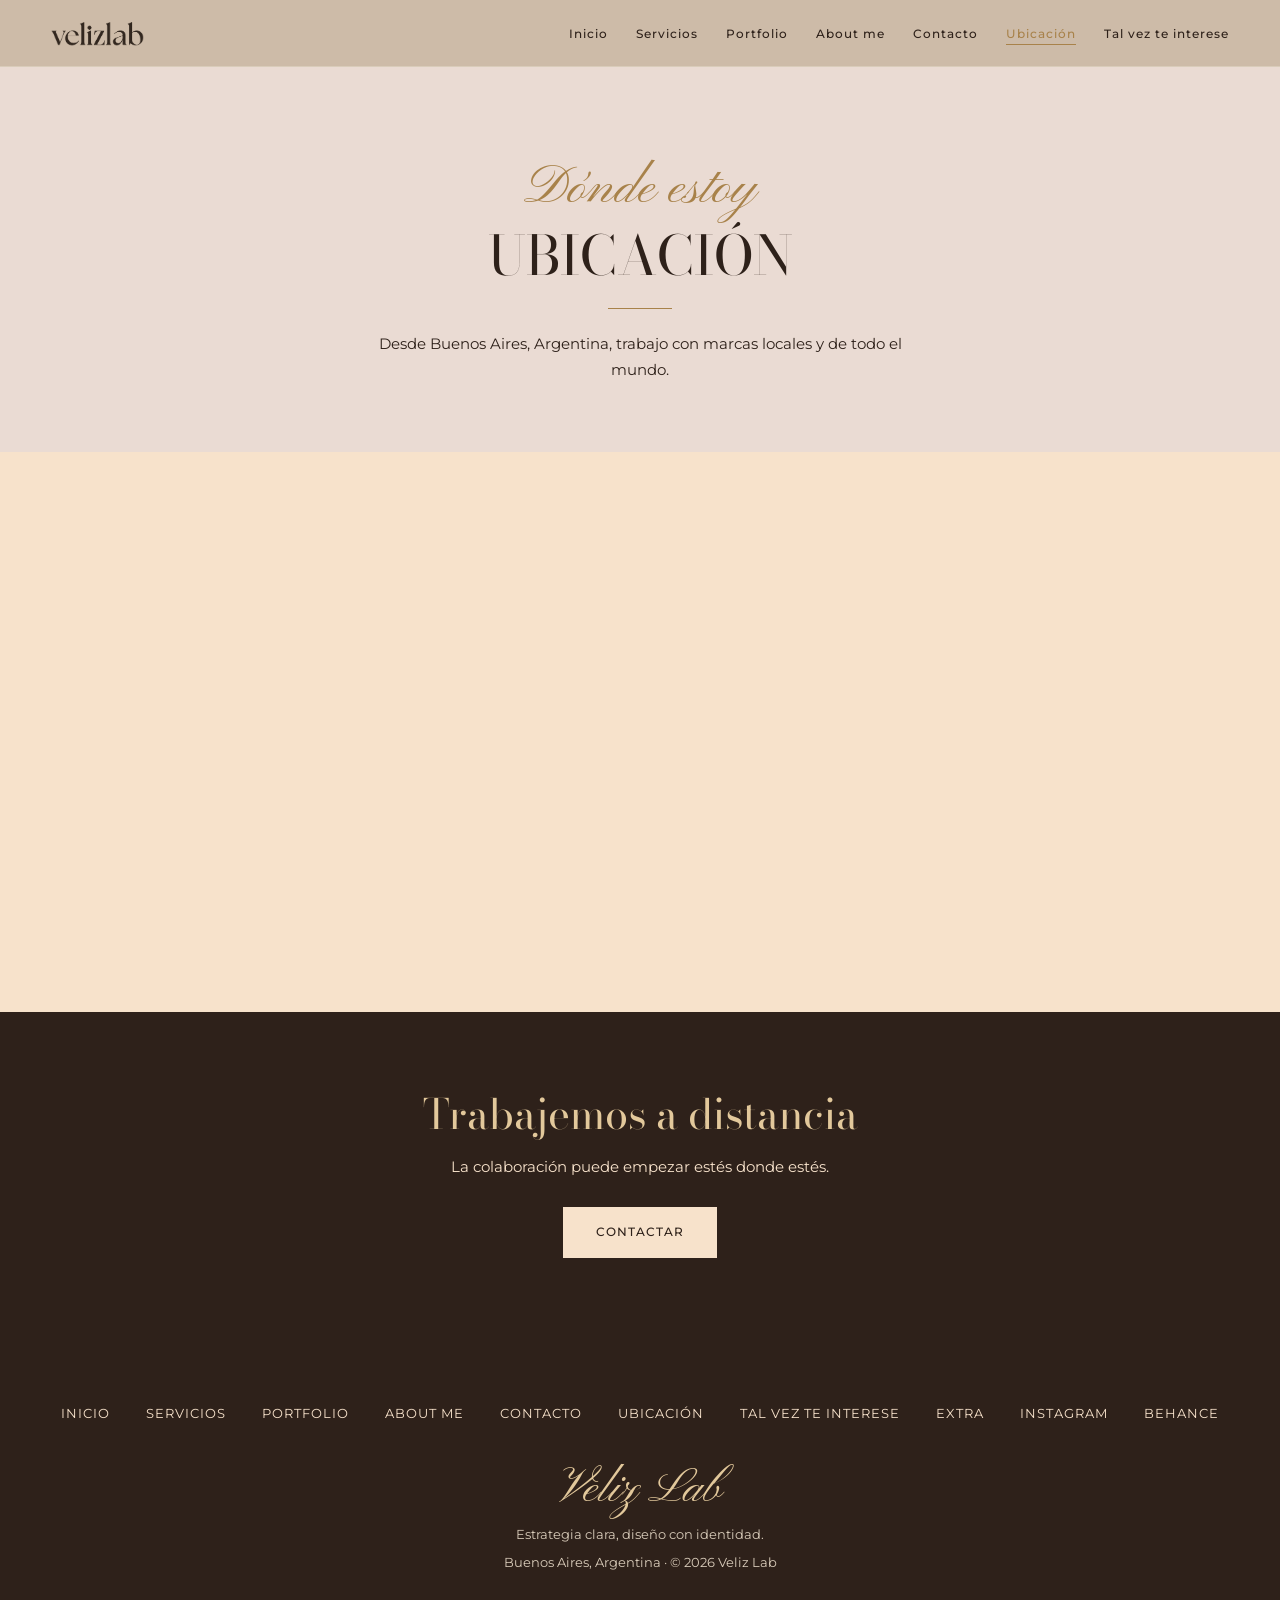
<file: ubicacion.html>
<!DOCTYPE html>
<html lang="es">
<head>
    <meta charset="UTF-8">
    <meta name="viewport" content="width=device-width, initial-scale=1.0">
    <title>Ubicación | Veliz Lab</title>
    <link href="https://fonts.googleapis.com/css2?family=Bodoni+Moda:wght@400&family=Montserrat:wght@400;500;600&family=Pinyon+Script&display=swap" rel="stylesheet">
    <link rel="stylesheet" href="./css/stylesheet.css">
    <link rel="icon" type="image/png" href="./img/favicon.png">
</head>
<body>
    <header>
        <a class="logo" href="index.html"><img src="./img/logo.png" alt="Veliz Lab"></a>
        <nav aria-label="Navegación principal">
            <ul>
                <li><a href="index.html">Inicio</a></li>
                <li><a href="servicios.html">Servicios</a></li>
                <li><a href="portfolio.html">Portfolio</a></li>
                <li><a href="about.html">About me</a></li>
                <li><a href="contacto.html">Contacto</a></li>
                <li><a href="ubicacion.html" aria-current="page">Ubicación</a></li>
                <li><a href="interese.html">Tal vez te interese</a></li>
            </ul>
        </nav>
    </header>
    <main>
        <section class="page-hero">
            <span class="script">Dónde estoy</span>
            <h1>Ubicación</h1>
            <p>Desde Buenos Aires, Argentina, trabajo con marcas locales y de todo el mundo.</p>
        </section>
        <section class="mapa grande"><iframe src="https://www.google.com/maps?q=Buenos%20Aires%2C%20Argentina&output=embed" title="Mapa de Buenos Aires, Argentina" loading="lazy" referrerpolicy="no-referrer-when-downgrade" allowfullscreen></iframe></section>
        <section class="cta"><h2>Trabajemos a distancia</h2><p>La colaboración puede empezar estés donde estés.</p><a class="btn" href="contacto.html">Contactar</a></section>
    </main>
    <footer>
        <ul>
            <li><a href="index.html">Inicio</a></li>
            <li><a href="servicios.html">Servicios</a></li>
            <li><a href="portfolio.html">Portfolio</a></li>
            <li><a href="about.html">About me</a></li>
            <li><a href="contacto.html">Contacto</a></li>
            <li><a href="ubicacion.html">Ubicación</a></li>
            <li><a href="interese.html">Tal vez te interese</a></li>
            <li><a href="extra.html">Extra</a></li>
            <li><a href="https://www.instagram.com/" target="_blank" rel="noopener">Instagram</a></li>
            <li><a href="https://www.behance.net/" target="_blank" rel="noopener">Behance</a></li>
        </ul>
        <div class="footer-marca">
            <span class="footer-logo">Veliz Lab</span>
            <p>Estrategia clara, diseño con identidad.</p>
            <p>Buenos Aires, Argentina · © 2026 Veliz Lab</p>
        </div>
    </footer>
</body>
</html>
</file>
<file: css/stylesheet.css>
* {
    margin: 0;
    padding: 0;
    box-sizing: border-box;
}

html {
    scroll-behavior: smooth;
}

[id] {
    scroll-margin-top: 80px;
}

/* FUENTES Y BASE */
body {
    background-color: #f7e2cb;
    color: #2e211a;
    font-family: "Montserrat", system-ui, sans-serif;
    font-size: 15px;
    line-height: 1.7;
}

h1, h2, h3 {
    font-family: "Bodoni Moda", Georgia, serif;
    font-weight: 400;
    line-height: 1.1;
}

.script {
    display: block;
    font-family: "Pinyon Script", cursive;
    font-weight: 400;
    font-size: clamp(2.2rem, 4.5vw, 3.4rem);
    line-height: 1.2;
    color: #a8824a;
}

a {
    color: inherit;
    text-decoration: none;
}

ul {
    list-style: none;
}

img {
    display: block;
    max-width: 100%;
}

:focus-visible {
    outline: 2px solid #a8824a;
    outline-offset: 3px;
}

.btn {
    display: inline-block;
    background-color: #2e211a;
    color: #f7e2cb;
    border: 1px solid #2e211a;
    font-size: 12px;
    font-weight: 500;
    letter-spacing: 1px;
    text-transform: uppercase;
    padding: 14px 32px;
    margin-top: 16px;
    transition: background-color 0.25s, border-color 0.25s;
    cursor: pointer;
    font-family: inherit;
}

.btn:hover {
    background-color: #a8824a;
    border-color: #a8824a;
}

/* HEADER */
header {
    position: sticky;
    top: 0;
    z-index: 100;
    display: flex;
    justify-content: space-between;
    align-items: center;
    padding: 10px 4vw;
    background-color: #cdbba8;
    border-bottom: 1px solid #d9ccba;
}

.logo img {
    width: auto;
    height: 46px;
}

nav ul {
    display: flex;
    flex-wrap: wrap;
    gap: 8px 28px;
}

nav a {
    font-size: 12px;
    font-weight: 500;
    letter-spacing: 1px;
    padding-bottom: 3px;
    border-bottom: 1px solid transparent;
}

nav a:hover,
nav a[aria-current="page"] {
    color: #a8824a;
    border-color: #a8824a;
}

/* PORTADA */
.portada {
    position: relative;
    min-height: 88vh;
    display: flex;
    justify-content: center;
    align-items: center;
    text-align: center;
    color: #f4ede3;
    background-color: #2e211a;
    overflow: hidden;
}

.portada img {
    position: absolute;
    top: 0;
    left: 0;
    width: 100%;
    height: 100%;
    object-fit: cover;
    filter: brightness(0.52);
}

.portada div {
    position: relative;
    padding: 80px 24px;
}

.portada h1 {
    font-size: clamp(2.6rem, 7vw, 5.5rem);
    text-transform: uppercase;
}

.portada h1::after {
    content: "";
    display: block;
    width: 64px;
    height: 1px;
    background-color: #e2c89b;
    margin: 26px auto 0;
}

.portada p {
    margin-top: 22px;
    font-size: 17px;
    color: #cdbba8;
}

/* ENCABEZADO DE PÁGINAS INTERNAS */
.page-hero {
    padding: 90px 8% 70px;
    text-align: center;
    background-color: #eadbd3;
}

.page-hero h1 {
    font-size: clamp(2rem, 4.5vw, 3.4rem);
    text-transform: uppercase;
    margin-top: 4px;
}

.page-hero h1::after {
    content: "";
    display: block;
    width: 64px;
    height: 1px;
    background-color: #a8824a;
    margin: 22px auto 0;
}

.page-hero p {
    max-width: 56ch;
    margin: 22px auto 0;
}

/* SERVICIOS */
.servicios {
    padding: 90px 8%;
    text-align: center;
}

.servicios h2 {
    margin-bottom: 40px;
}

.servicios article {
    background-color: #f8f2e9;
    border: 1px solid #d9ccba;
    padding: 40px 24px;
}

.servicios h3 {
    font-family: "Pinyon Script", cursive;
    font-size: 2.3rem;
    color: #a8824a;
}

.servicios article p {
    margin-top: 14px;
}

.servicios article ul {
    margin-top: 24px;
    font-size: 13px;
    letter-spacing: 0.5px;
}

.servicios article li {
    padding: 10px 0;
    border-top: 1px solid #d9ccba;
}

.servicios article a:hover {
    color: #a8824a;
}

.servicios .btn {
    margin-top: 48px;
}

/* GRILLA (servicios y portfolio) */
.grilla {
    display: grid;
    grid-template-columns: repeat(3, 1fr);
    gap: 24px;
}

/* PROCESO */
.proceso {
    padding: 90px 8%;
    text-align: center;
    background-color: #d9ccba;
}

.proceso h2 {
    margin-bottom: 40px;
}

.proceso .numero {
    display: block;
    font-family: "Bodoni Moda", Georgia, serif;
    font-size: 2.6rem;
    line-height: 1;
    color: #a8824a;
    margin-bottom: 14px;
}

.proceso h3 {
    font-size: 1.4rem;
    margin-bottom: 8px;
}

.proceso article {
    padding: 0 16px;
}

/* PORTFOLIO */
.portfolio {
    padding: 90px 8%;
    text-align: center;
    background-color: #d9ccba;
}

.portfolio h2 {
    margin-bottom: 40px;
}

.portfolio article {
    position: relative;
    aspect-ratio: 4 / 5;
    overflow: hidden;
}

.portfolio img {
    width: 100%;
    height: 100%;
    object-fit: cover;
    transition: transform 0.4s;
}

.portfolio article:hover img {
    transform: scale(1.04);
}

.portfolio .etiqueta {
    position: absolute;
    left: 0;
    right: 0;
    bottom: 0;
    padding: 28px 16px 16px;
    font-size: 12px;
    font-weight: 500;
    letter-spacing: 1px;
    text-transform: uppercase;
    color: #f7e2cb;
    background: linear-gradient(to top, rgba(46, 33, 26, 0.85), transparent);
}

.portfolio p {
    max-width: 600px;
    margin: 48px auto 0;
}

.portfolio .btn {
    margin-top: 32px;
}

/* ABOUT */
.about {
    display: grid;
    grid-template-columns: 1.1fr 1fr;
    gap: 64px;
    align-items: center;
    padding: 100px 8%;
    background-color: #eadbd3;
}

.about h2 {
    font-size: clamp(2rem, 4vw, 3rem);
    margin: 4px 0 20px;
}

.about p {
    max-width: 52ch;
    margin-bottom: 16px;
}

.about img {
    width: 100%;
    aspect-ratio: 4 / 5;
    object-fit: cover;
}

/* CONTACTO */
.contacto {
    display: grid;
    grid-template-columns: 1fr 1.2fr;
    gap: 64px;
    align-items: start;
    padding: 90px 8%;
}

.contacto h2 {
    font-size: clamp(1.8rem, 3.5vw, 2.6rem);
    margin-bottom: 20px;
}

.contacto .datos li {
    padding: 12px 0;
    border-top: 1px solid #d9ccba;
}

.contacto .datos strong {
    display: block;
    font-size: 12px;
    font-weight: 500;
    letter-spacing: 1px;
    text-transform: uppercase;
    color: #a8824a;
}

.contacto form {
    background-color: #f8f2e9;
    border: 1px solid #d9ccba;
    padding: 40px 32px;
}

.contacto label {
    display: block;
    font-size: 12px;
    font-weight: 500;
    letter-spacing: 1px;
    text-transform: uppercase;
    margin-bottom: 6px;
}

.contacto input,
.contacto textarea {
    width: 100%;
    font-family: inherit;
    font-size: 15px;
    color: #2e211a;
    background-color: #f7e2cb;
    border: 1px solid #d9ccba;
    padding: 12px 14px;
    margin-bottom: 22px;
}

.contacto textarea {
    min-height: 140px;
    resize: vertical;
}

/* MAPA */
.mapa iframe {
    display: block;
    width: 100%;
    height: 440px;
    border: 0;
    filter: sepia(0.3) contrast(0.95);
}

.mapa.grande iframe {
    height: 560px;
}

/* VIDEO */
.video {
    padding: 90px 4vw;
    text-align: center;
    color: #f7e2cb;
    background-color: #2e211a;
}

.video div {
    max-width: 760px;
    margin: 0 auto;
}

.video h2 {
    margin-bottom: 24px;
    color: #e2c89b;
}

.video iframe {
    display: block;
    width: 100%;
    aspect-ratio: 16 / 9;
    border: 0;
    margin-bottom: 20px;
}

.video a {
    font-size: 14px;
    color: #e2c89b;
}

.video a:hover,
footer a:hover {
    text-decoration: underline;
}

/* LLAMADO A LA ACCIÓN */
.cta {
    padding: 80px 8%;
    text-align: center;
    color: #f7e2cb;
    background-color: #2e211a;
}

.cta h2 {
    font-size: clamp(1.8rem, 3.5vw, 2.6rem);
    color: #e2c89b;
}

.cta p {
    max-width: 48ch;
    margin: 16px auto 0;
}

.cta .btn {
    margin-top: 28px;
    background-color: #f7e2cb;
    border-color: #f7e2cb;
    color: #2e211a;
}

.cta .btn:hover {
    background-color: #a8824a;
    border-color: #a8824a;
    color: #f7e2cb;
}

/* FOOTER */
footer {
    padding: 64px 4vw 40px;
    text-align: center;
    color: #f7e2cb;
    background-color: #2e211a;
}

footer ul {
    display: flex;
    flex-wrap: wrap;
    justify-content: center;
    gap: 16px 36px;
    margin-bottom: 40px;
    font-size: 13px;
    letter-spacing: 1px;
    text-transform: uppercase;
}

footer a:hover {
    color: #e2c89b;
}

.footer-logo {
    display: block;
    font-family: "Pinyon Script", cursive;
    font-size: 48px;
    line-height: 1.1;
    color: #e2c89b;
}

.footer-marca p {
    margin-top: 6px;
    font-size: 13px;
    color: #d9ccba;
}

/* RESPONSIVE */
@media (max-width: 760px) {
    header {
        flex-direction: column;
        gap: 10px;
    }

    nav ul {
        justify-content: center;
        gap: 6px 16px;
    }

    .portada {
        min-height: 450px;
    }

    .grilla,
    .about,
    .contacto {
        grid-template-columns: 1fr;
    }

    .servicios,
    .portfolio,
    .proceso {
        padding: 60px 6%;
    }

    .page-hero {
        padding: 60px 6% 50px;
    }

    .cta {
        padding: 60px 6%;
    }

    .about {
        gap: 40px;
        padding: 60px 6%;
    }

    .contacto {
        gap: 40px;
        padding: 60px 6%;
    }

    .mapa iframe,
    .mapa.grande iframe {
        height: 300px;
    }

    .video {
        padding: 60px 1rem;
    }
}

/* GALERÍA EXTRA */
.galeria-extra {
    padding: 72px 8%;
    background-color: #d9ccba;
}

.galeria-extra-grilla {
    display: grid;
    grid-template-columns: repeat(3, minmax(0, 280px));
    justify-content: center;
    gap: 32px;
    max-width: 960px;
    margin: 0 auto;
}

.galeria-extra-item {
    overflow: hidden;
    background-color: #f8f2e9;
    text-align: center;
}

.galeria-extra-item img {
    width: 100%;
    aspect-ratio: 4 / 3;
    object-fit: cover;
}

.galeria-extra-item h2 {
    padding: 14px 10px;
    font-size: 1.2rem;
}

@media (max-width: 760px) {
    .galeria-extra-grilla {
        grid-template-columns: repeat(2, minmax(0, 280px));
        gap: 20px;
    }
}

@media (max-width: 480px) {
    .galeria-extra-grilla {
        grid-template-columns: minmax(0, 320px);
    }
}
</file>
